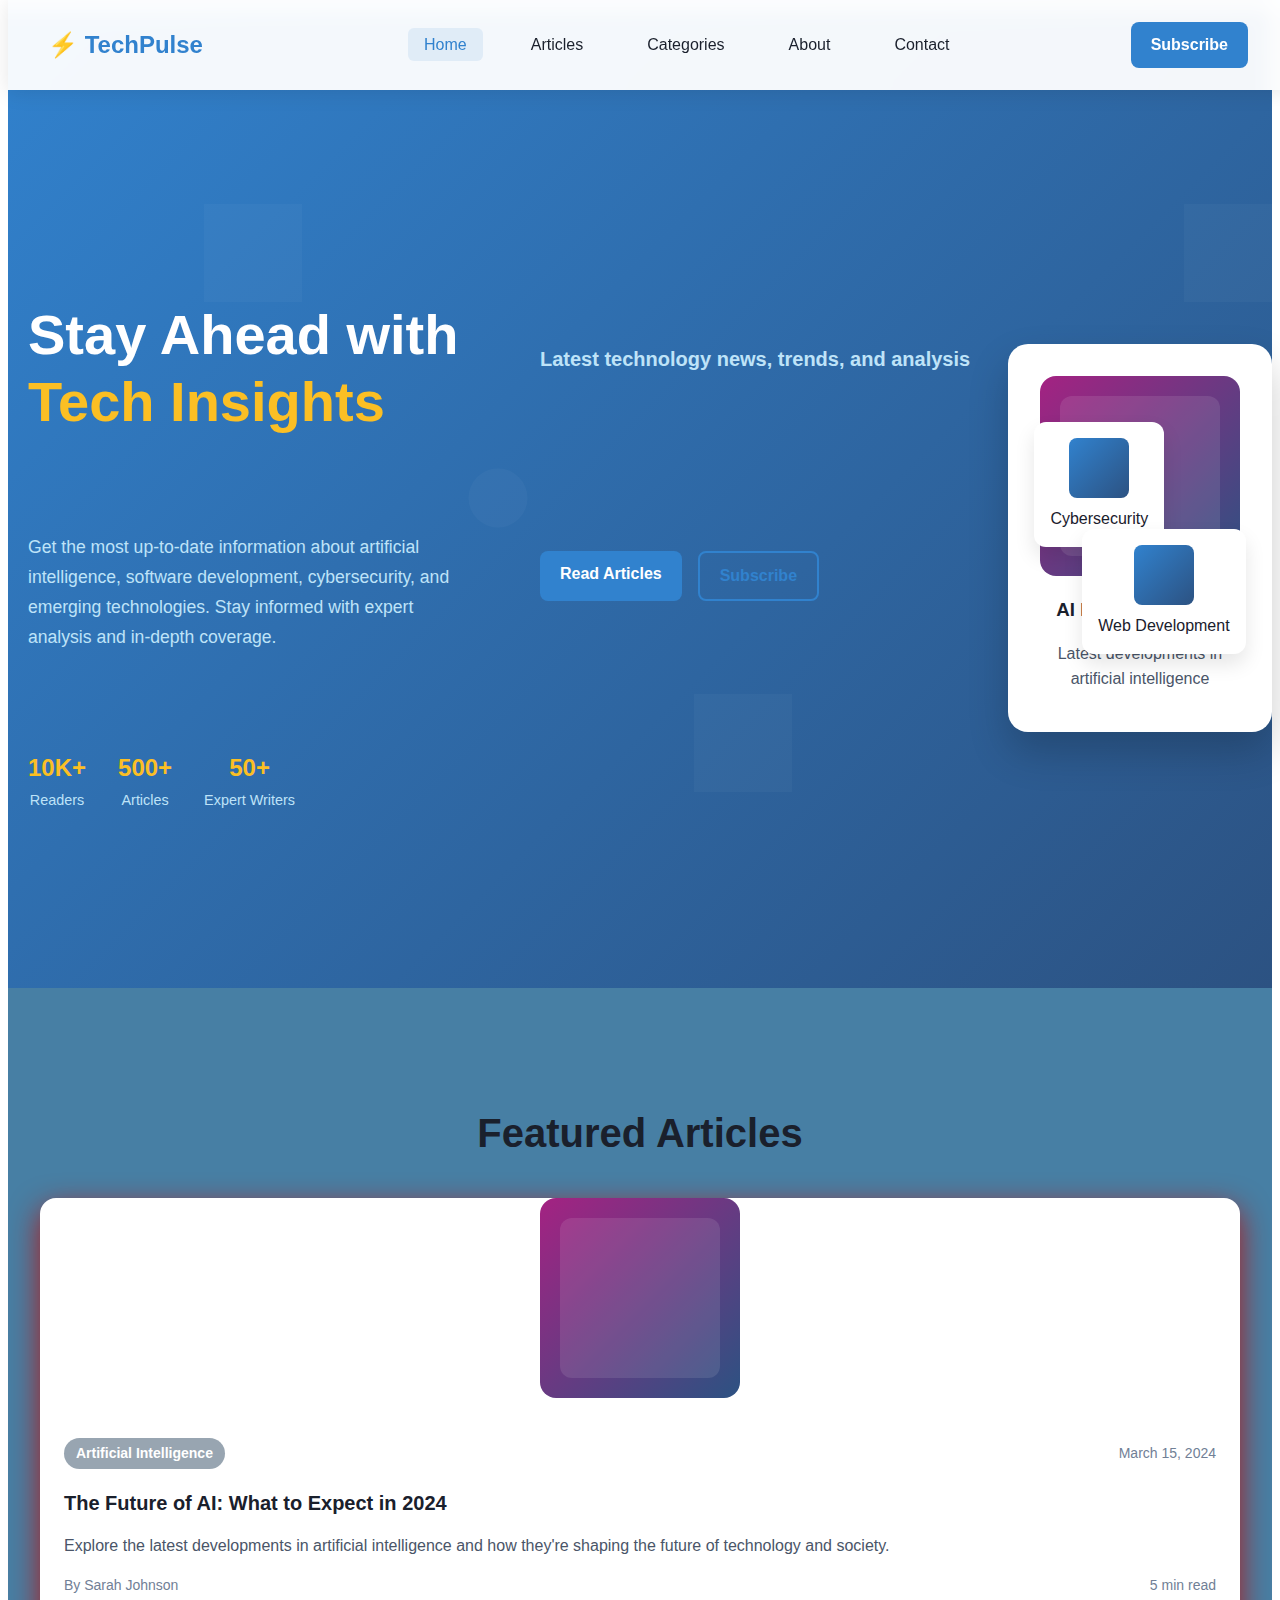
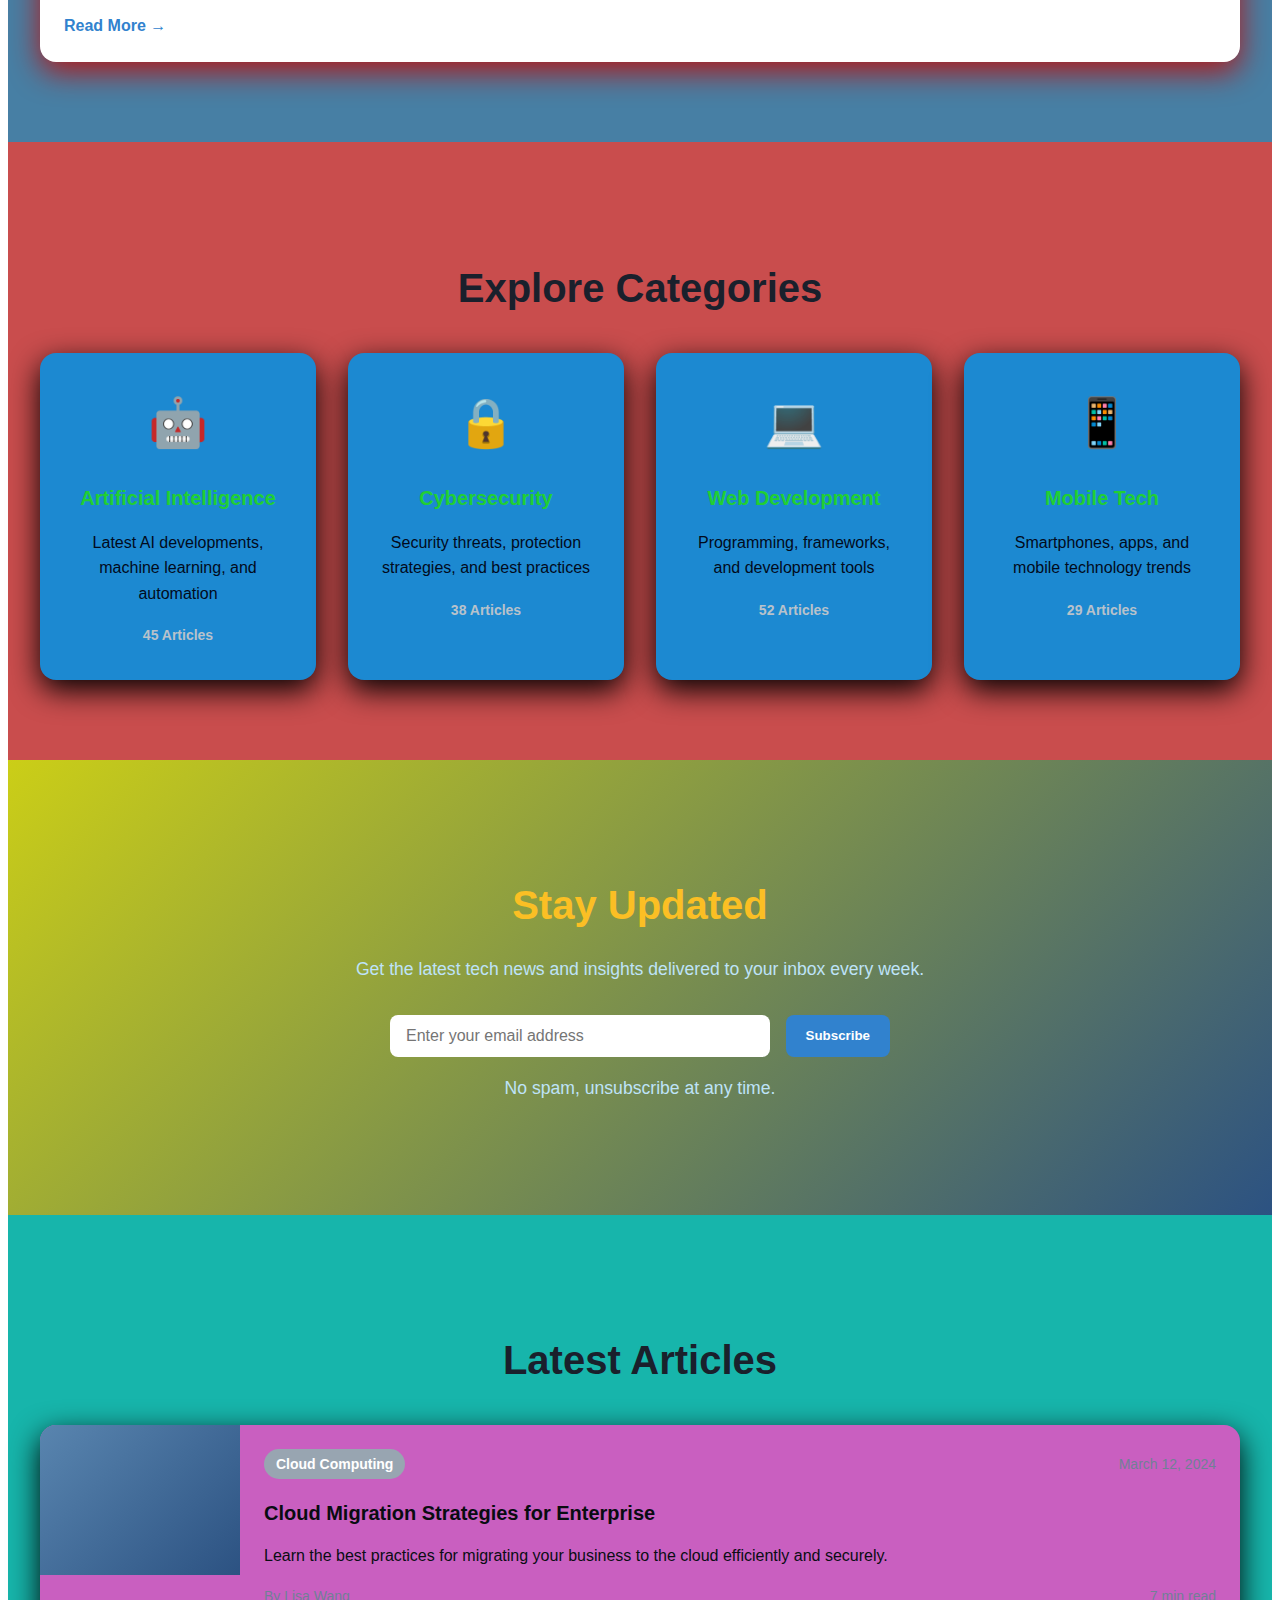
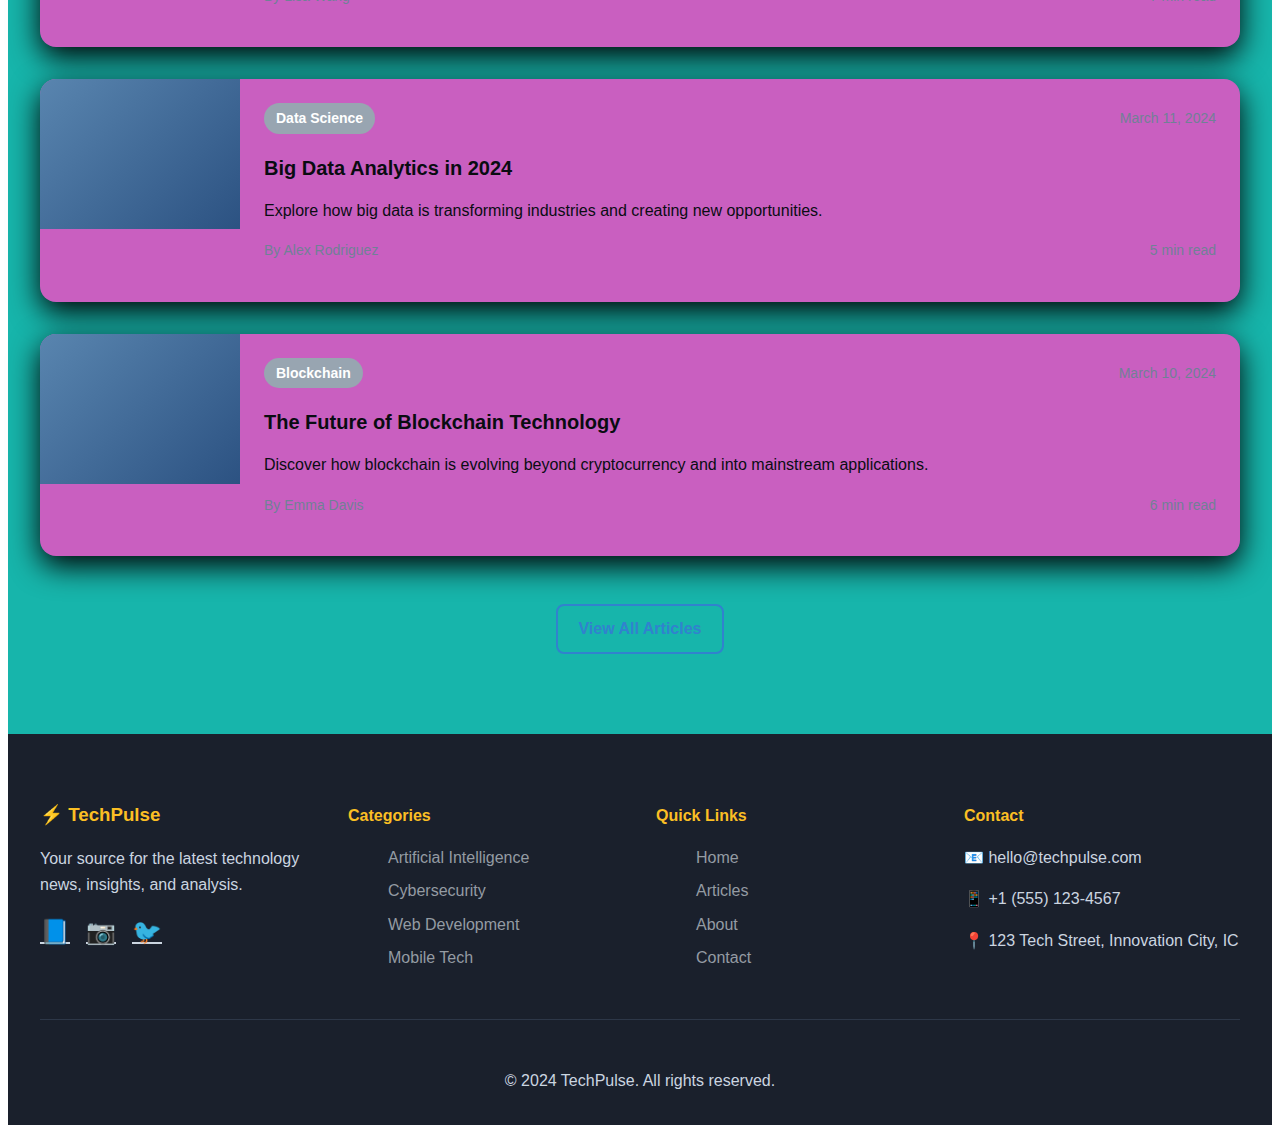
<file: index.html>
<!DOCTYPE html>
<html lang="en">
<head>
    <meta charset="UTF-8">
    <meta name="viewport" content="width=device-width, initial-scale=1.0">
    <title>Techpulse-latest technology news and insights</title>
    <link rel="stylesheet" href="style.css">
</head>
<body>
    <nav class="navbar">
      <div class="nav-container">
        <div class="nav-logo">
          <span class="logo-text">⚡ TechPulse</span>
        </div>
        <ul class="nav-menu">
          <li><a href="index.html" class="active">Home</a></li>
          <li><a href="articles.html">Articles</a></li>
          <li><a href="categories.html">Categories</a></li>
          <li><a href="about.html">About</a></li>
          <li><a href="contact.html">Contact</a></li>
        </ul>
        <div class="nav-actions">
          <a href="subscribe.html" class="btn btn-primary">Subscribe</a>
        </div>
      </div>
    </nav>

    <section class="hero">
      <div class="hero-content">
        <h1 class="hero-title">
          Stay Ahead with <span class="highlight">Tech Insights</span>
        </h1>
        <p class="hero-subtitle">
          Latest technology news, trends, and analysis
        </p>
        <p class="hero-description">
          Get the most up-to-date information about artificial intelligence,
          software development, cybersecurity, and emerging technologies. Stay
          informed with expert analysis and in-depth coverage.
        </p>
        <div class="hero-buttons">
          <a href="articles.html" class="btn btn-primary">Read Articles</a>
          <a href="subscribe.html" class="btn btn-secondary">Subscribe</a>
        </div>
        <div class="hero-stats">
          <div class="stat">
            <span class="stat-number">10K+</span>
            <span class="stat-label">Readers</span>
          </div>
          <div class="stat">
            <span class="stat-number">500+</span>
            <span class="stat-label">Articles</span>
          </div>
          <div class="stat">
            <span class="stat-number">50+</span>
            <span class="stat-label">Expert Writers</span>
          </div>
        </div>
      </div>
      <div class="hero-image">
        <div class="article-showcase">
          <div class="main-article">
            <div class="article-image"></div>
            <div class="article-info">
              <h3>AI Revolution 2024</h3>
              <p>Latest developments in artificial intelligence</p>
            </div>
          </div>
          <div class="floating-articles">
            <div class="floating-item">
              <div class="mini-article"></div>
              <span>Cybersecurity</span>
            </div>
            <div class="floating-item">
              <div class="mini-article"></div>
              <span>Web Development</span>
            </div>
          </div>
        </div>
      </div>
    </section>

    <section class="featured-articles">
      <div class="container">
        <h2 class="section-title">Featured Articles</h2>
        <div class="articles-grid">
          <div class="article-card featured">
            <div class="article-image"></div>
            <div class="article-content">
              <div class="article-meta">
                <span class="category">Artificial Intelligence</span>
                <span class="date">March 15, 2024</span>
              </div>
              <h3>The Future of AI: What to Expect in 2024</h3>
              <p>
                Explore the latest developments in artificial intelligence and
                how they're shaping the future of technology and society.
              </p>
              <div class="article-author">
                <span>By Sarah Johnson</span>
                <span>5 min read</span>
              </div>
              <a href="articles.html" class="read-more">Read More →</a>
            </div>
          </div>
        </div>
      </div>
    </section>

    <section class="categories">
      <div class="container">
        <h2 class="section-title">Explore Categories</h2>
        <div class="categories-grid">
          <div class="category-card">
            <div class="category-icon">🤖</div>
            <h3>Artificial Intelligence</h3>
            <p>Latest AI developments, machine learning, and automation</p>
            <span class="article-count">45 Articles</span>
          </div>
          <div class="category-card">
            <div class="category-icon">🔒</div>
            <h3>Cybersecurity</h3>
            <p>Security threats, protection strategies, and best practices</p>
            <span class="article-count">38 Articles</span>
          </div>
          <div class="category-card">
            <div class="category-icon">💻</div>
            <h3>Web Development</h3>
            <p>Programming, frameworks, and development tools</p>
            <span class="article-count">52 Articles</span>
          </div>
          <div class="category-card">
            <div class="category-icon">📱</div>
            <h3>Mobile Tech</h3>
            <p>Smartphones, apps, and mobile technology trends</p>
            <span class="article-count">29 Articles</span>
          </div>
        </div>
      </div>
    </section>

    <section class="newsletter-signup">
      <div class="container">
        <div class="newsletter-content">
          <h2>Stay Updated</h2>
          <p>
            Get the latest tech news and insights delivered to your inbox every
            week.
          </p>
          <form class="newsletter-form">
            <input
              type="email"
              placeholder="Enter your email address"
              required
            />
            <button type="submit" class="btn btn-primary">Subscribe</button>
          </form>
          <p class="newsletter-note">No spam, unsubscribe at any time.</p>
        </div>
      </div>
    </section>

    <section class="latest-articles">
      <div class="container">
        <h2 class="section-title">Latest Articles</h2>
        <div class="articles-list">
          <div class="article-item">
            <div class="article-thumbnail"></div>
            <div class="article-details">
              <div class="article-meta">
                <span class="category">Cloud Computing</span>
                <span class="date">March 12, 2024</span>
              </div>
              <h3>Cloud Migration Strategies for Enterprise</h3>
              <p>
                Learn the best practices for migrating your business to the
                cloud efficiently and securely.
              </p>
              <div class="article-author">
                <span>By Lisa Wang</span>
                <span>7 min read</span>
              </div>
            </div>
          </div>

          <div class="article-item">
            <div class="article-thumbnail"></div>
            <div class="article-details">
              <div class="article-meta">
                <span class="category">Data Science</span>
                <span class="date">March 11, 2024</span>
              </div>
              <h3>Big Data Analytics in 2024</h3>
              <p>
                Explore how big data is transforming industries and creating new
                opportunities.
              </p>
              <div class="article-author">
                <span>By Alex Rodriguez</span>
                <span>5 min read</span>
              </div>
            </div>
          </div>

          <div class="article-item">
            <div class="article-thumbnail"></div>
            <div class="article-details">
              <div class="article-meta">
                <span class="category">Blockchain</span>
                <span class="date">March 10, 2024</span>
              </div>
              <h3>The Future of Blockchain Technology</h3>
              <p>
                Discover how blockchain is evolving beyond cryptocurrency and
                into mainstream applications.
              </p>
              <div class="article-author">
                <span>By Emma Davis</span>
                <span>6 min read</span>
              </div>
            </div>
          </div>
        </div>
        <div class="view-all">
          <a href="articles.html" class="btn btn-secondary">View All Articles</a>
        </div>
      </div>
    </section>

    <footer class="footer">
      <div class="container">
        <div class="footer-content">
          <div class="footer-section">
            <h3>⚡ TechPulse</h3>
            <p>
              Your source for the latest technology news, insights, and
              analysis.
            </p>
            <div class="social-links">
              <a href="#" class="social-link">📘</a>
              <a href="#" class="social-link">📷</a>
              <a href="#" class="social-link">🐦</a>
            </div>
          </div>
          <div class="footer-section">
            <h4>Categories</h4>
            <ul>
              <li><a href="categories.html">Artificial Intelligence</a></li>
              <li><a href="categories.html">Cybersecurity</a></li>
              <li><a href="categories.html">Web Development</a></li>
              <li><a href="categories.html">Mobile Tech</a></li>
            </ul>
          </div>
          <div class="footer-section">
            <h4>Quick Links</h4>
            <ul>
              <li><a href="index.html">Home</a></li>
              <li><a href="articles.html">Articles</a></li>
              <li><a href="about.html">About</a></li>
              <li><a href="contact.html">Contact</a></li>
            </ul>
          </div>
          <div class="footer-section">
            <h4>Contact</h4>
            <p>📧 hello@techpulse.com</p>
            <p>📱 +1 (555) 123-4567</p>
            <p>📍 123 Tech Street, Innovation City, IC</p>
          </div>
        </div>
        <div class="footer-bottom">
          <p>&copy; 2024 TechPulse. All rights reserved.</p>
        </div>
      </div>
    </footer>
</body>
</html>
</file>
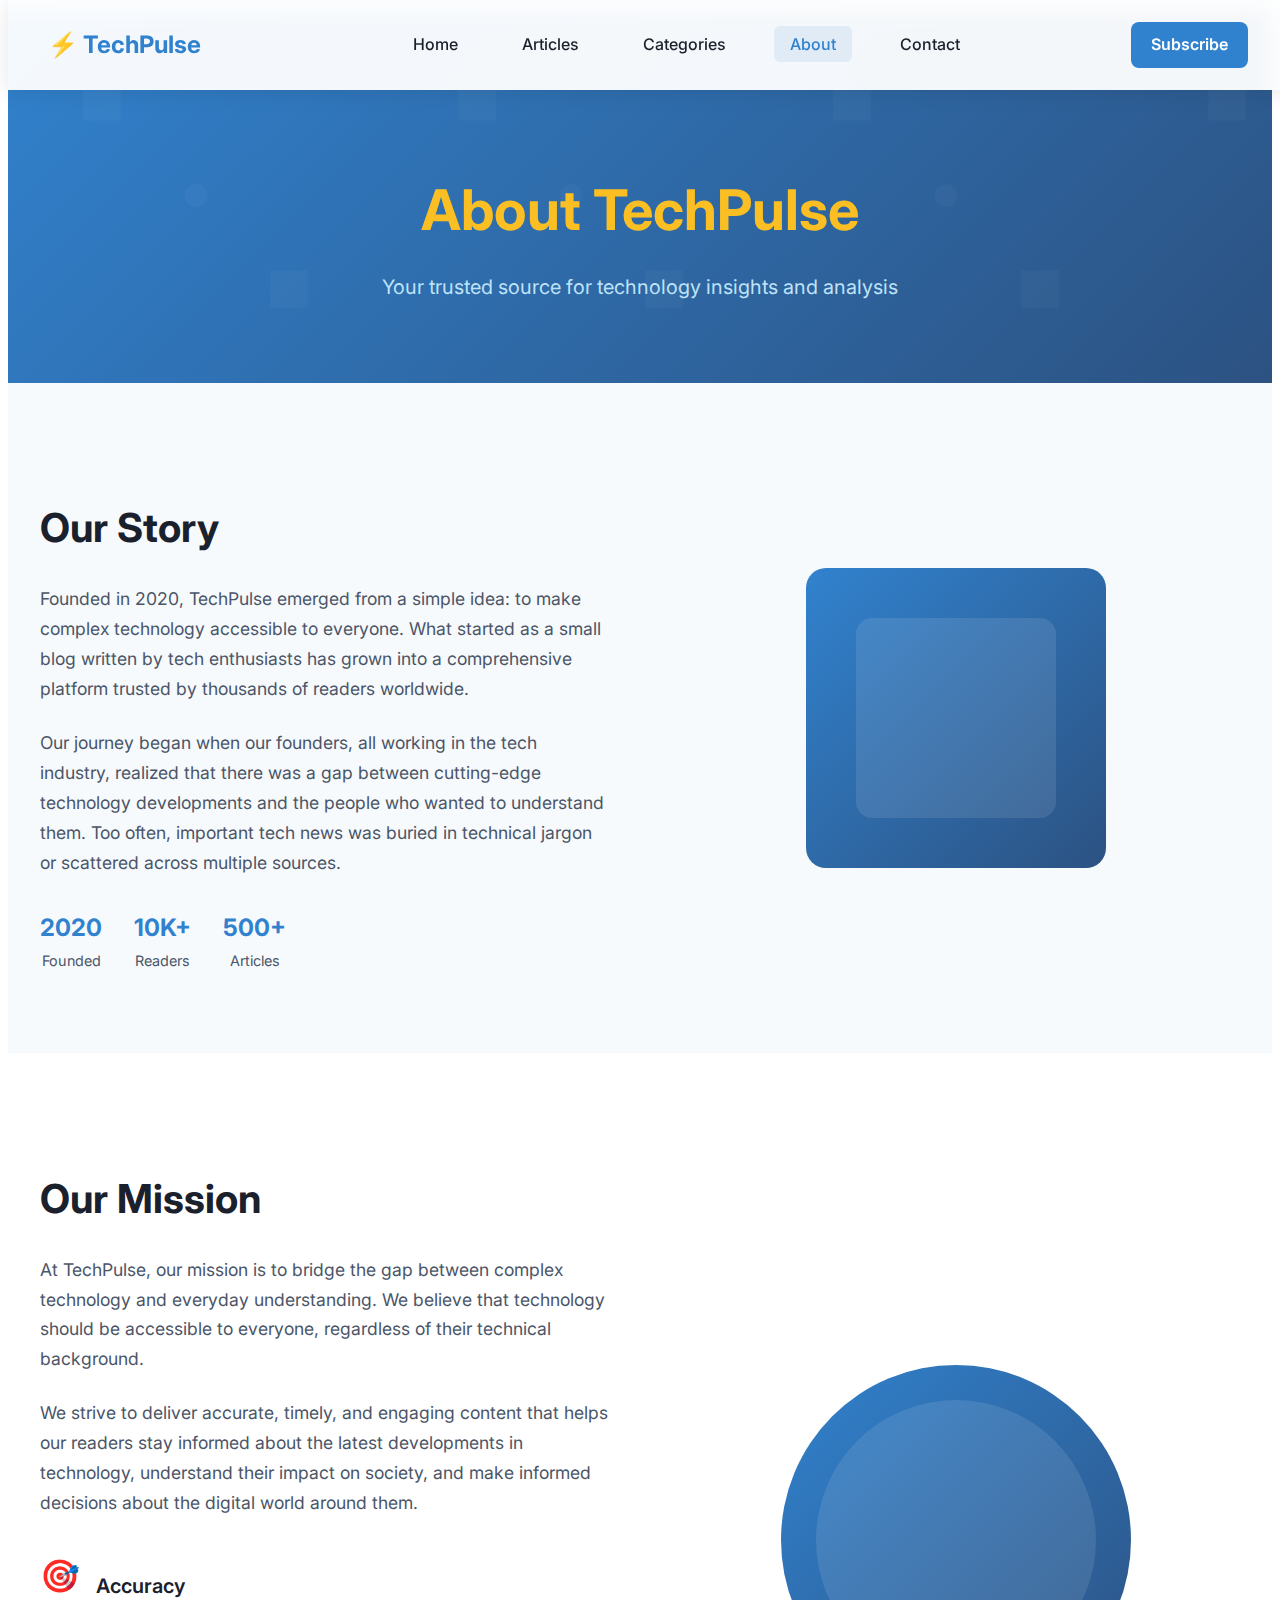
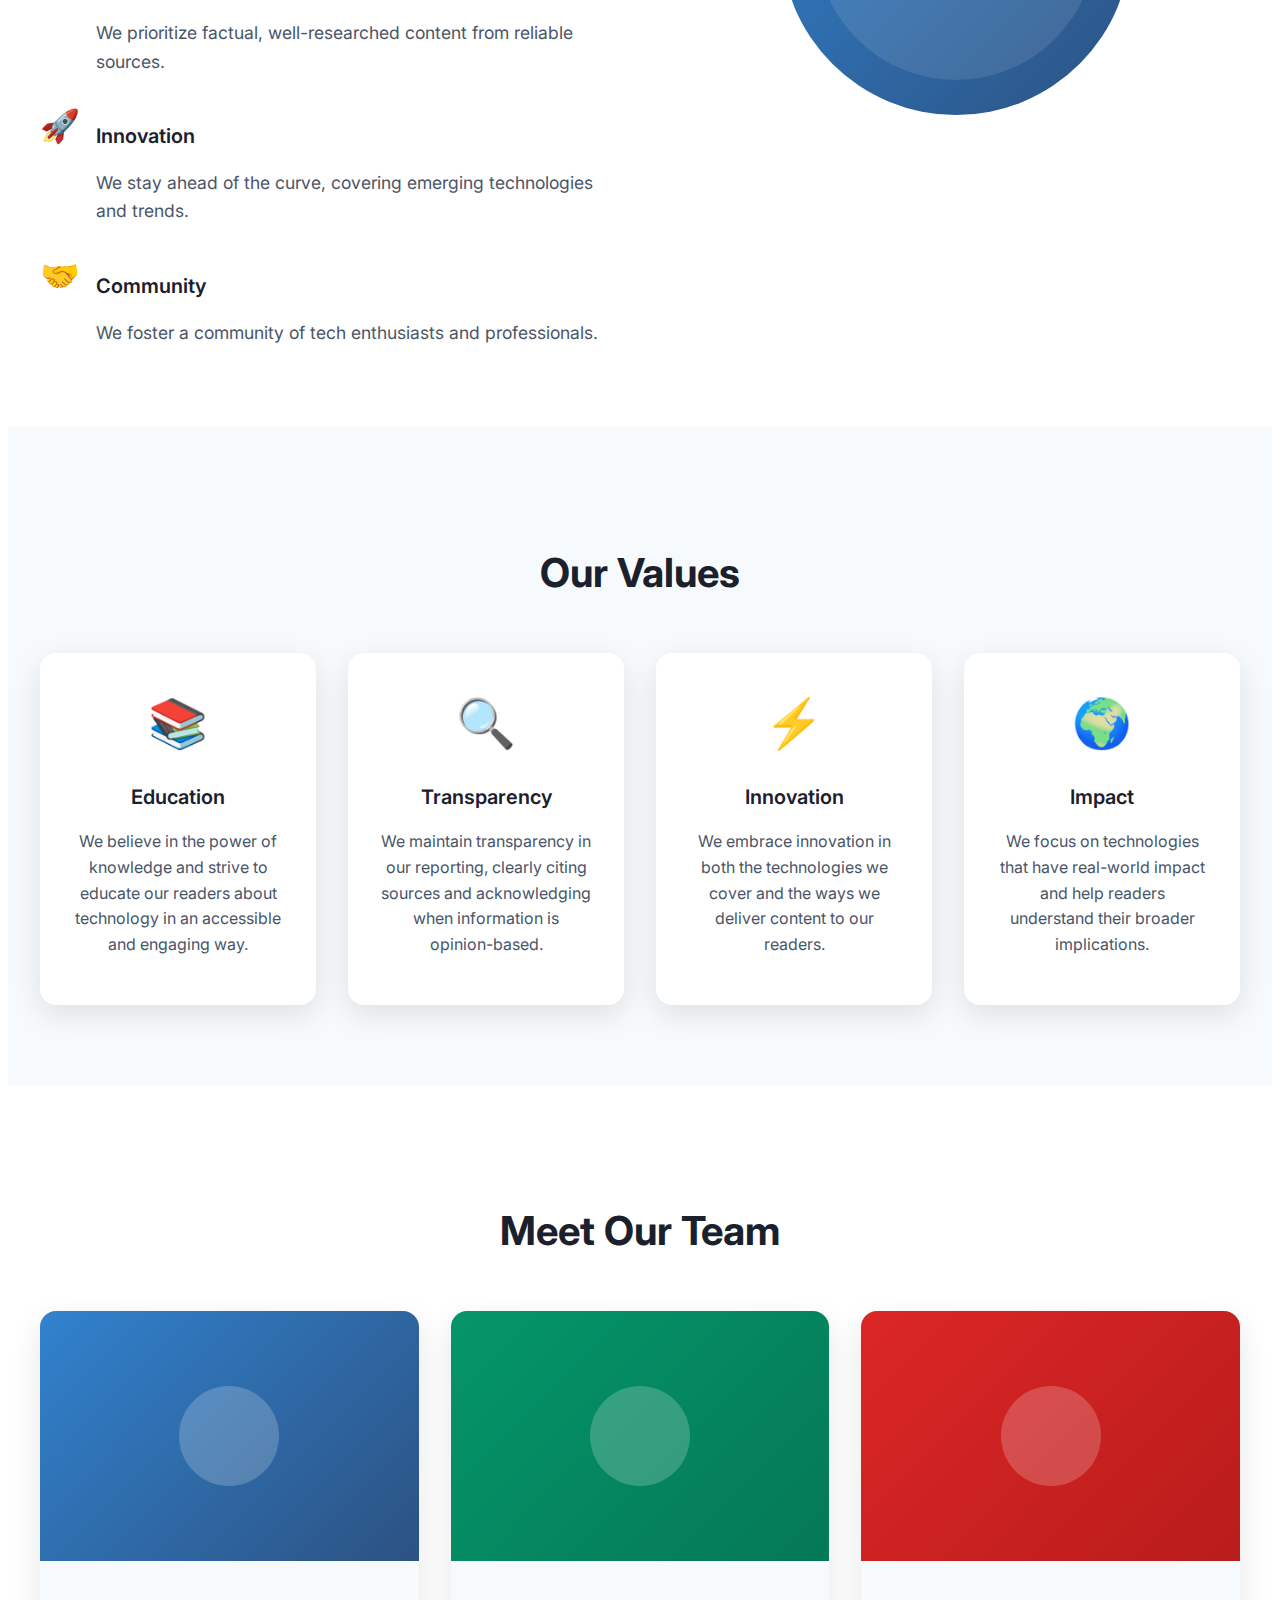
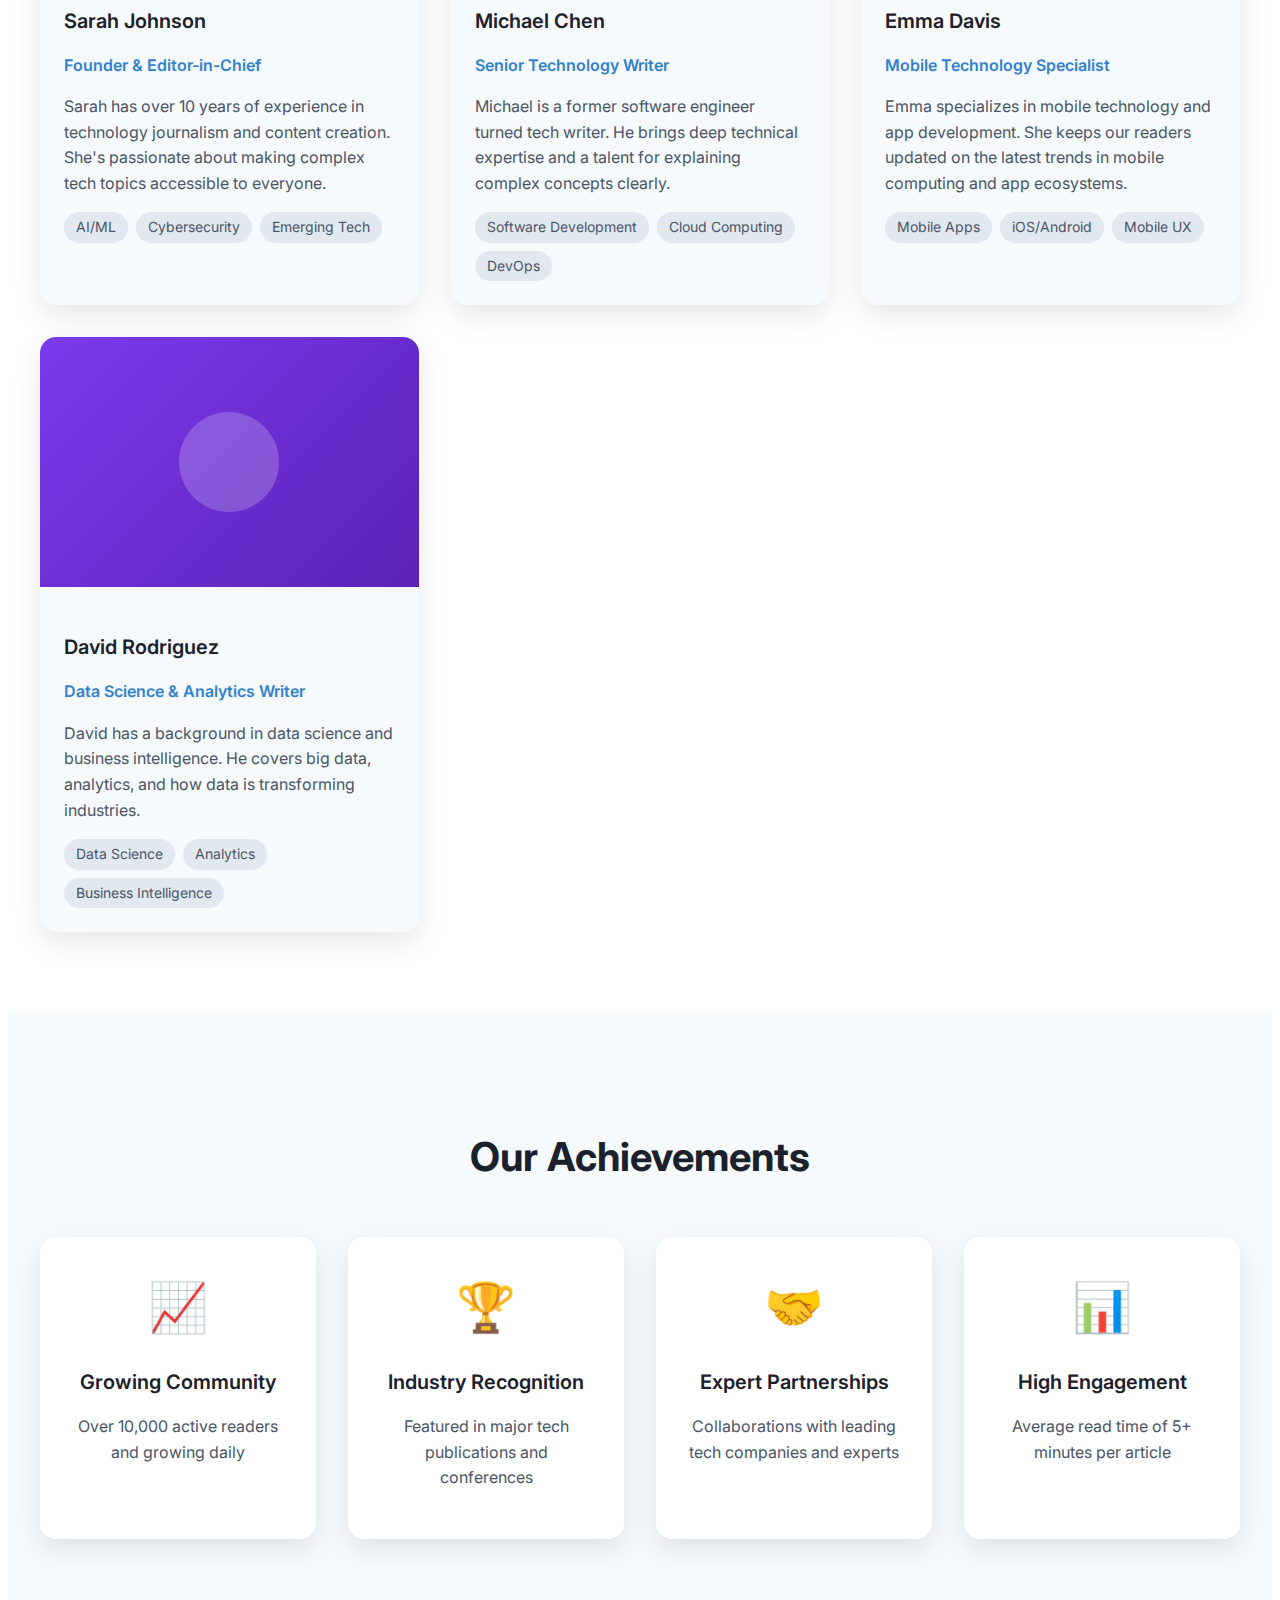
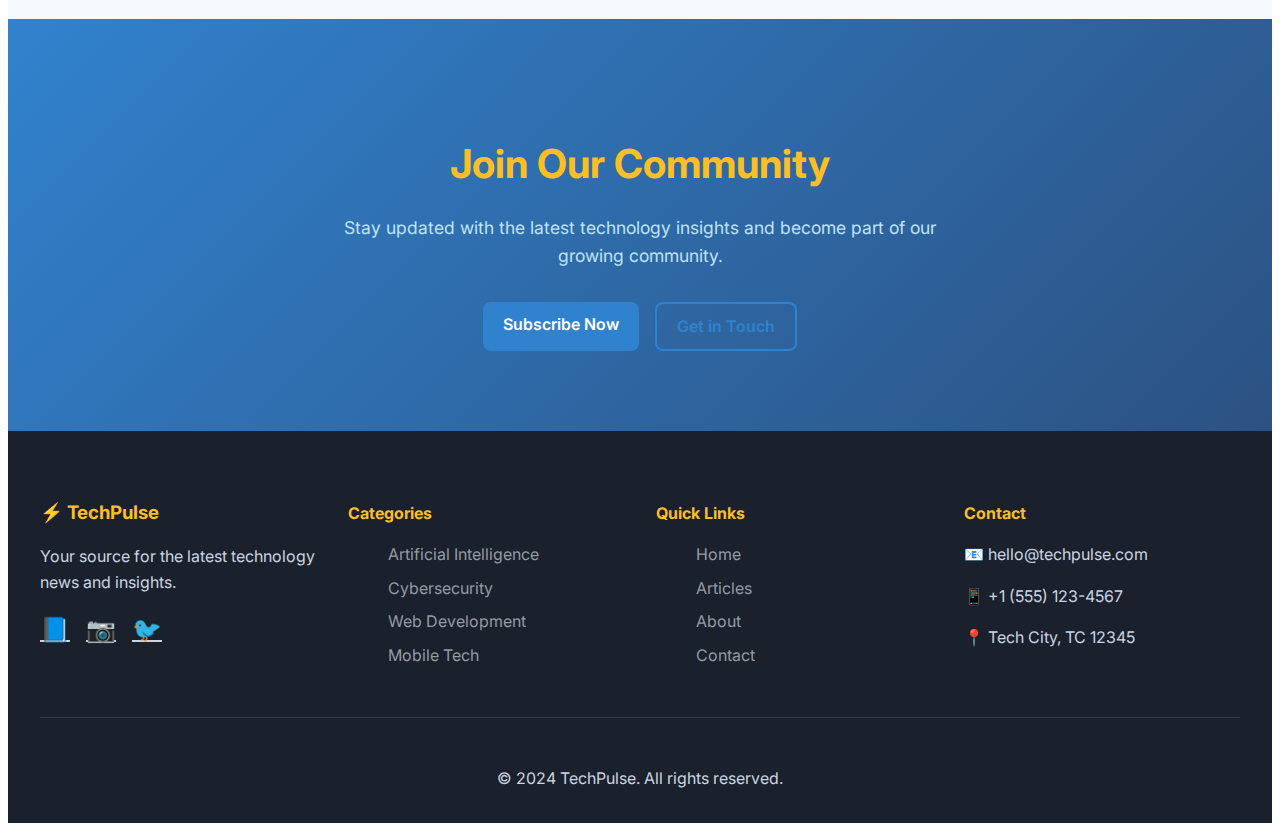
<file: about.html>
<!DOCTYPE html>
<html lang="en">
  <head>
    <meta charset="UTF-8" />
    <meta name="viewport" content="width=device-width, initial-scale=1.0" />
    <title>About Us - TechPulse</title>
    <link rel="stylesheet" href="style.css" />
    <link rel="stylesheet" href="about.css" />
    <link
      href="https://fonts.googleapis.com/css2?family=Inter:wght@300;400;500;600;700&display=swap"
      rel="stylesheet"
    />
  </head>
  <body>
    <nav class="navbar">
      <div class="nav-container">
        <div class="nav-logo">
          <span class="logo-text">⚡ TechPulse</span>
        </div>
        <ul class="nav-menu">
          <li><a href="index.html">Home</a></li>
          <li><a href="articles.html">Articles</a></li>
          <li><a href="categories.html">Categories</a></li>
          <li><a href="about.html" class="active">About</a></li>
          <li><a href="contact.html">Contact</a></li>
        </ul>
        <div class="nav-actions">
          <a href="subscribe.html" class="btn btn-primary">Subscribe</a>
        </div>
      </div>
    </nav>

    <section class="about-hero">
      <div class="container">
        <h1>About TechPulse</h1>
        <p>Your trusted source for technology insights and analysis</p>
      </div>
    </section>

    <section class="story-section">
      <div class="container">
        <div class="story-content">
          <div class="story-text">
            <h2>Our Story</h2>
            <p>
              Founded in 2020, TechPulse emerged from a simple idea: to make
              complex technology accessible to everyone. What started as a small
              blog written by tech enthusiasts has grown into a comprehensive
              platform trusted by thousands of readers worldwide.
            </p>
            <p>
              Our journey began when our founders, all working in the tech
              industry, realized that there was a gap between cutting-edge
              technology developments and the people who wanted to understand
              them. Too often, important tech news was buried in technical
              jargon or scattered across multiple sources.
            </p>
            <div class="story-stats">
              <div class="stat">
                <span class="stat-number">2020</span>
                <span class="stat-label">Founded</span>
              </div>
              <div class="stat">
                <span class="stat-number">10K+</span>
                <span class="stat-label">Readers</span>
              </div>
              <div class="stat">
                <span class="stat-number">500+</span>
                <span class="stat-label">Articles</span>
              </div>
            </div>
          </div>
          <div class="story-image">
            <div class="tech-showcase"></div>
          </div>
        </div>
      </div>
    </section>

    <section class="mission-section">
      <div class="container">
        <div class="mission-content">
          <div class="mission-text">
            <h2>Our Mission</h2>
            <p>
              At TechPulse, our mission is to bridge the gap between complex
              technology and everyday understanding. We believe that technology
              should be accessible to everyone, regardless of their technical
              background.
            </p>
            <p>
              We strive to deliver accurate, timely, and engaging content that
              helps our readers stay informed about the latest developments in
              technology, understand their impact on society, and make informed
              decisions about the digital world around them.
            </p>
            <div class="mission-points">
              <div class="mission-point">
                <div class="point-icon">🎯</div>
                <div class="point-content">
                  <h3>Accuracy</h3>
                  <p>
                    We prioritize factual, well-researched content from reliable
                    sources.
                  </p>
                </div>
              </div>
              <div class="mission-point">
                <div class="point-icon">🚀</div>
                <div class="point-content">
                  <h3>Innovation</h3>
                  <p>
                    We stay ahead of the curve, covering emerging technologies
                    and trends.
                  </p>
                </div>
              </div>
              <div class="mission-point">
                <div class="point-icon">🤝</div>
                <div class="point-content">
                  <h3>Community</h3>
                  <p>
                    We foster a community of tech enthusiasts and professionals.
                  </p>
                </div>
              </div>
            </div>
          </div>
          <div class="mission-image">
            <div class="mission-visual"></div>
          </div>
        </div>
      </div>
    </section>

    <section class="values-section">
      <div class="container">
        <h2>Our Values</h2>
        <div class="values-grid">
          <div class="value-card">
            <div class="value-icon">📚</div>
            <h3>Education</h3>
            <p>
              We believe in the power of knowledge and strive to educate our
              readers about technology in an accessible and engaging way.
            </p>
          </div>
          <div class="value-card">
            <div class="value-icon">🔍</div>
            <h3>Transparency</h3>
            <p>
              We maintain transparency in our reporting, clearly citing sources
              and acknowledging when information is opinion-based.
            </p>
          </div>
          <div class="value-card">
            <div class="value-icon">⚡</div>
            <h3>Innovation</h3>
            <p>
              We embrace innovation in both the technologies we cover and the
              ways we deliver content to our readers.
            </p>
          </div>
          <div class="value-card">
            <div class="value-icon">🌍</div>
            <h3>Impact</h3>
            <p>
              We focus on technologies that have real-world impact and help
              readers understand their broader implications.
            </p>
          </div>
        </div>
      </div>
    </section>

    <section class="team-section">
      <div class="container">
        <h2>Meet Our Team</h2>
        <div class="team-grid">
          <div class="team-member">
            <div class="member-image sarah"></div>
            <div class="member-info">
              <h3>Sarah Johnson</h3>
              <p class="member-role">Founder & Editor-in-Chief</p>
              <p class="member-bio">
                Sarah has over 10 years of experience in technology journalism
                and content creation. She's passionate about making complex tech
                topics accessible to everyone.
              </p>
              <div class="member-expertise">
                <span class="expertise-tag">AI/ML</span>
                <span class="expertise-tag">Cybersecurity</span>
                <span class="expertise-tag">Emerging Tech</span>
              </div>
            </div>
          </div>
          <div class="team-member">
            <div class="member-image michael"></div>
            <div class="member-info">
              <h3>Michael Chen</h3>
              <p class="member-role">Senior Technology Writer</p>
              <p class="member-bio">
                Michael is a former software engineer turned tech writer. He
                brings deep technical expertise and a talent for explaining
                complex concepts clearly.
              </p>
              <div class="member-expertise">
                <span class="expertise-tag">Software Development</span>
                <span class="expertise-tag">Cloud Computing</span>
                <span class="expertise-tag">DevOps</span>
              </div>
            </div>
          </div>
          <div class="team-member">
            <div class="member-image emma"></div>
            <div class="member-info">
              <h3>Emma Davis</h3>
              <p class="member-role">Mobile Technology Specialist</p>
              <p class="member-bio">
                Emma specializes in mobile technology and app development. She
                keeps our readers updated on the latest trends in mobile
                computing and app ecosystems.
              </p>
              <div class="member-expertise">
                <span class="expertise-tag">Mobile Apps</span>
                <span class="expertise-tag">iOS/Android</span>
                <span class="expertise-tag">Mobile UX</span>
              </div>
            </div>
          </div>
          <div class="team-member">
            <div class="member-image david"></div>
            <div class="member-info">
              <h3>David Rodriguez</h3>
              <p class="member-role">Data Science & Analytics Writer</p>
              <p class="member-bio">
                David has a background in data science and business
                intelligence. He covers big data, analytics, and how data is
                transforming industries.
              </p>
              <div class="member-expertise">
                <span class="expertise-tag">Data Science</span>
                <span class="expertise-tag">Analytics</span>
                <span class="expertise-tag">Business Intelligence</span>
              </div>
            </div>
          </div>
        </div>
      </div>
    </section>

    <section class="achievements-section">
      <div class="container">
        <h2>Our Achievements</h2>
        <div class="achievements-grid">
          <div class="achievement-card">
            <div class="achievement-icon">📈</div>
            <h3>Growing Community</h3>
            <p>Over 10,000 active readers and growing daily</p>
          </div>
          <div class="achievement-card">
            <div class="achievement-icon">🏆</div>
            <h3>Industry Recognition</h3>
            <p>Featured in major tech publications and conferences</p>
          </div>
          <div class="achievement-card">
            <div class="achievement-icon">🤝</div>
            <h3>Expert Partnerships</h3>
            <p>Collaborations with leading tech companies and experts</p>
          </div>
          <div class="achievement-card">
            <div class="achievement-icon">📊</div>
            <h3>High Engagement</h3>
            <p>Average read time of 5+ minutes per article</p>
          </div>
        </div>
      </div>
    </section>

    <section class="cta-section">
      <div class="container">
        <h2>Join Our Community</h2>
        <p>
          Stay updated with the latest technology insights and become part of
          our growing community.
        </p>
        <div class="cta-buttons">
          <a href="subscribe.html" class="btn btn-primary">Subscribe Now</a>
          <a href="contact.html" class="btn btn-secondary">Get in Touch</a>
        </div>
      </div>
    </section>

    <footer class="footer">
      <div class="container">
        <div class="footer-content">
          <div class="footer-section">
            <h3>⚡ TechPulse</h3>
            <p>Your source for the latest technology news and insights.</p>
            <div class="social-links">
              <a href="#" class="social-link">📘</a>
              <a href="#" class="social-link">📷</a>
              <a href="#" class="social-link">🐦</a>
            </div>
          </div>
          <div class="footer-section">
            <h4>Categories</h4>
            <ul>
              <li><a href="categories.html">Artificial Intelligence</a></li>
              <li><a href="categories.html">Cybersecurity</a></li>
              <li><a href="categories.html">Web Development</a></li>
              <li><a href="categories.html">Mobile Tech</a></li>
            </ul>
          </div>
          <div class="footer-section">
            <h4>Quick Links</h4>
            <ul>
              <li><a href="index.html">Home</a></li>
              <li><a href="articles.html">Articles</a></li>
              <li><a href="about.html">About</a></li>
              <li><a href="contact.html">Contact</a></li>
            </ul>
          </div>
          <div class="footer-section">
            <h4>Contact</h4>
            <p>📧 hello@techpulse.com</p>
            <p>📱 +1 (555) 123-4567</p>
            <p>📍 Tech City, TC 12345</p>
          </div>
        </div>
        <div class="footer-bottom">
          <p>&copy; 2024 TechPulse. All rights reserved.</p>
        </div>
      </div>
    </footer>
  </body>
</html>
</file>
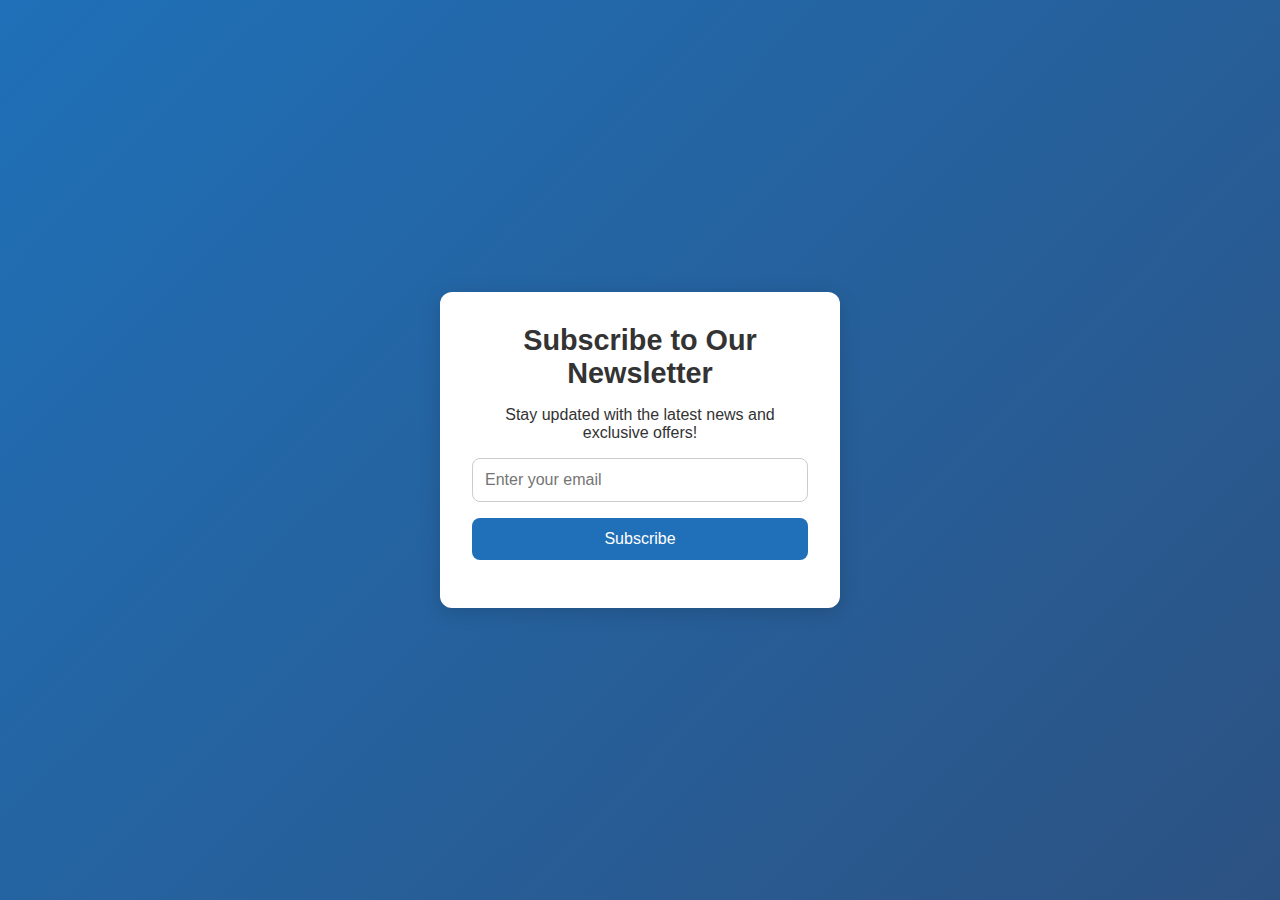
<file: subscribe.html>
<!DOCTYPE html>
<html lang="en">
<head>
  <meta charset="UTF-8" />
  <meta name="viewport" content="width=device-width, initial-scale=1.0"/>
  <title>Subscribe</title>
  <link rel="stylesheet" href="subscribe.css" />
</head>
<body>
  <div class="container">
    <h1>Subscribe to Our Newsletter</h1>
    <p>Stay updated with the latest news and exclusive offers!</p>
    <form class="subscribe-form" onsubmit="handleSubscribe(event)">
      <input type="email" id="email" placeholder="Enter your email" required />
      <button type="submit">Subscribe</button>
    </form>
    <p id="status"></p>
  </div>

  <script>
    function handleSubscribe(event) {
      event.preventDefault();
      const email = document.getElementById('email').value;
      document.getElementById('status').textContent = `Thank you for subscribing, ${email}!`;
      document.getElementById('email').value = '';
    }
  </script>
</body>
</html>
</file>
<file: about.css>
/* About Hero Section */
.about-hero {
  background: linear-gradient(135deg, #3182ce 0%, #2c5282 100%);
  color: white;
  text-align: center;
  padding: 120px 0 80px;
  position: relative;
}

.about-hero::before {
  content: "";
  position: absolute;
  top: 0;
  left: 0;
  right: 0;
  bottom: 0;
  background: url('data:image/svg+xml,<svg xmlns="http://www.w3.org/2000/svg" viewBox="0 0 100 100"><defs><pattern id="tech" width="100" height="100" patternUnits="userSpaceOnUse"><rect x="20" y="20" width="10" height="10" fill="%23ffffff" opacity="0.1"/><rect x="70" y="70" width="10" height="10" fill="%23ffffff" opacity="0.1"/><circle cx="50" cy="50" r="3" fill="%23ffffff" opacity="0.1"/></pattern></defs><rect width="100" height="100" fill="url(%23tech)"/></svg>');
  opacity: 0.3;
}

.about-hero .container {
  position: relative;
  z-index: 1;
}

.about-hero h1 {
  font-size: 3.5rem;
  font-weight: 700;
  margin-bottom: 1rem;
  color: #fbbf24;
}

.about-hero p {
  font-size: 1.25rem;
  color: #bee3f8;
  max-width: 600px;
  margin: 0 auto;
}

/* Story Section */
.story-section {
  padding: 5rem 0;
  background: #f7fafc;
}

.story-content {
  display: grid;
  grid-template-columns: 1fr 1fr;
  gap: 4rem;
  align-items: center;
}

.story-text h2 {
  font-size: 2.5rem;
  font-weight: 700;
  color: #1a202c;
  margin-bottom: 1.5rem;
}

.story-text p {
  font-size: 1.1rem;
  color: #4a5568;
  margin-bottom: 1.5rem;
  line-height: 1.7;
}

.story-stats {
  display: flex;
  gap: 2rem;
  margin-top: 2rem;
}

.stat {
  text-align: center;
}

.stat-number {
  display: block;
  font-size: 1.5rem;
  font-weight: 700;
  color: #3182ce;
}

.stat-label {
  font-size: 0.9rem;
  color: #4a5568;
}

.story-image {
  display: flex;
  justify-content: center;
  align-items: center;
}

.tech-showcase {
  width: 300px;
  height: 300px;
  background: linear-gradient(135deg, #3182ce, #2c5282);
  border-radius: 20px;
  position: relative;
  animation: float 6s ease-in-out infinite;
}

.tech-showcase::before {
  content: "";
  position: absolute;
  top: 50%;
  left: 50%;
  transform: translate(-50%, -50%);
  width: 200px;
  height: 200px;
  background: rgba(255, 255, 255, 0.1);
  border-radius: 16px;
}

@keyframes float {
  0%,
  100% {
    transform: translateY(0px);
  }
  50% {
    transform: translateY(-10px);
  }
}

/* Mission Section */
.mission-section {
  padding: 5rem 0;
  background: white;
}

.mission-content {
  display: grid;
  grid-template-columns: 1fr 1fr;
  gap: 4rem;
  align-items: center;
}

.mission-text h2 {
  font-size: 2.5rem;
  font-weight: 700;
  color: #1a202c;
  margin-bottom: 1.5rem;
}

.mission-text p {
  font-size: 1.1rem;
  color: #4a5568;
  margin-bottom: 1.5rem;
  line-height: 1.7;
}

.mission-points {
  display: flex;
  flex-direction: column;
  gap: 1.5rem;
  margin-top: 2rem;
}

.mission-point {
  display: flex;
  align-items: flex-start;
  gap: 1rem;
}

.point-icon {
  font-size: 2rem;
  flex-shrink: 0;
}

.point-content h3 {
  font-size: 1.25rem;
  font-weight: 600;
  color: #1a202c;
  margin-bottom: 0.5rem;
}

.point-content p {
  color: #4a5568;
  line-height: 1.6;
  margin-bottom: 0;
}

.mission-image {
  display: flex;
  justify-content: center;
  align-items: center;
}

.mission-visual {
  width: 350px;
  height: 350px;
  background: linear-gradient(135deg, #3182ce, #2c5282);
  border-radius: 50%;
  position: relative;
  animation: rotate 30s linear infinite;
}

.mission-visual::before {
  content: "";
  position: absolute;
  top: 50%;
  left: 50%;
  transform: translate(-50%, -50%);
  width: 280px;
  height: 280px;
  background: rgba(255, 255, 255, 0.1);
  border-radius: 50%;
}

@keyframes rotate {
  from {
    transform: rotate(0deg);
  }
  to {
    transform: rotate(360deg);
  }
}

/* Values Section */
.values-section {
  padding: 5rem 0;
  background: #f7fafc;
}

.values-section h2 {
  text-align: center;
  font-size: 2.5rem;
  font-weight: 700;
  color: #1a202c;
  margin-bottom: 3rem;
}

.values-grid {
  display: grid;
  grid-template-columns: repeat(auto-fit, minmax(250px, 1fr));
  gap: 2rem;
}

.value-card {
  background: white;
  padding: 2rem;
  border-radius: 16px;
  text-align: center;
  box-shadow: 0 10px 30px rgba(0, 0, 0, 0.1);
  transition: transform 0.3s ease;
}

.value-card:hover {
  transform: translateY(-5px);
}

.value-icon {
  font-size: 3rem;
  margin-bottom: 1rem;
}

.value-card h3 {
  font-size: 1.25rem;
  font-weight: 600;
  color: #1a202c;
  margin-bottom: 1rem;
}

.value-card p {
  color: #4a5568;
  line-height: 1.6;
}

/* Team Section */
.team-section {
  padding: 5rem 0;
  background: white;
}

.team-section h2 {
  text-align: center;
  font-size: 2.5rem;
  font-weight: 700;
  color: #1a202c;
  margin-bottom: 3rem;
}

.team-grid {
  display: grid;
  grid-template-columns: repeat(auto-fit, minmax(300px, 1fr));
  gap: 2rem;
}

.team-member {
  background: #f7fafc;
  border-radius: 16px;
  overflow: hidden;
  box-shadow: 0 10px 30px rgba(0, 0, 0, 0.1);
  transition: transform 0.3s ease;
}

.team-member:hover {
  transform: translateY(-5px);
}

.member-image {
  height: 250px;
  position: relative;
}

.sarah {
  background: linear-gradient(135deg, #3182ce, #2c5282);
}

.michael {
  background: linear-gradient(135deg, #059669, #047857);
}

.emma {
  background: linear-gradient(135deg, #dc2626, #b91c1c);
}

.david {
  background: linear-gradient(135deg, #7c3aed, #5b21b6);
}

.member-image::before {
  content: "";
  position: absolute;
  top: 50%;
  left: 50%;
  transform: translate(-50%, -50%);
  width: 100px;
  height: 100px;
  background: rgba(255, 255, 255, 0.2);
  border-radius: 50%;
}

.member-info {
  padding: 1.5rem;
}

.member-info h3 {
  font-size: 1.25rem;
  font-weight: 600;
  color: #1a202c;
  margin-bottom: 0.5rem;
}

.member-role {
  color: #3182ce;
  font-weight: 600;
  margin-bottom: 1rem;
}

.member-bio {
  color: #4a5568;
  line-height: 1.6;
  margin-bottom: 1rem;
}

.member-expertise {
  display: flex;
  flex-wrap: wrap;
  gap: 0.5rem;
}

.expertise-tag {
  background: #e2e8f0;
  color: #4a5568;
  padding: 0.25rem 0.75rem;
  border-radius: 20px;
  font-size: 0.875rem;
}

/* Achievements Section */
.achievements-section {
  padding: 5rem 0;
  background: #f7fafc;
}

.achievements-section h2 {
  text-align: center;
  font-size: 2.5rem;
  font-weight: 700;
  color: #1a202c;
  margin-bottom: 3rem;
}

.achievements-grid {
  display: grid;
  grid-template-columns: repeat(auto-fit, minmax(250px, 1fr));
  gap: 2rem;
}

.achievement-card {
  background: white;
  padding: 2rem;
  border-radius: 16px;
  text-align: center;
  box-shadow: 0 10px 30px rgba(0, 0, 0, 0.1);
  transition: transform 0.3s ease;
}

.achievement-card:hover {
  transform: translateY(-5px);
}

.achievement-icon {
  font-size: 3rem;
  margin-bottom: 1rem;
}

.achievement-card h3 {
  font-size: 1.25rem;
  font-weight: 600;
  color: #1a202c;
  margin-bottom: 1rem;
}

.achievement-card p {
  color: #4a5568;
  line-height: 1.6;
}

/* CTA Section */
.cta-section {
  padding: 5rem 0;
  background: linear-gradient(135deg, #3182ce 0%, #2c5282 100%);
  color: white;
  text-align: center;
}

.cta-section h2 {
  font-size: 2.5rem;
  font-weight: 700;
  margin-bottom: 1rem;
  color: #fbbf24;
}

.cta-section p {
  font-size: 1.1rem;
  margin-bottom: 2rem;
  color: #bee3f8;
  max-width: 600px;
  margin-left: auto;
  margin-right: auto;
}

.cta-buttons {
  display: flex;
  gap: 1rem;
  justify-content: center;
  flex-wrap: wrap;
}

/* Responsive Design */
@media (max-width: 768px) {
  .about-hero h1 {
    font-size: 2.5rem;
  }

  .story-content {
    grid-template-columns: 1fr;
    text-align: center;
  }

  .story-stats {
    justify-content: center;
  }

  .mission-content {
    grid-template-columns: 1fr;
    text-align: center;
  }

  .mission-points {
    align-items: center;
  }

  .team-grid {
    grid-template-columns: 1fr;
  }

  .cta-buttons {
    flex-direction: column;
    align-items: center;
  }

  .cta-buttons .btn {
    width: 200px;
  }
}

@media (max-width: 480px) {
  .about-hero h1 {
    font-size: 2rem;
  }

  .about-hero p {
    font-size: 1rem;
  }

  .story-text h2,
  .mission-text h2,
  .values-section h2,
  .team-section h2,
  .achievements-section h2,
  .cta-section h2 {
    font-size: 2rem;
  }

  .tech-showcase {
    width: 250px;
    height: 250px;
  }

  .mission-visual {
    width: 250px;
    height: 250px;
  }

  .mission-visual::before {
    width: 180px;
    height: 180px;
  }
}
</file>
<file: subscribe.css>
* {
  margin: 0;
  padding: 0;
  box-sizing: border-box;
  font-family: 'Segoe UI', Tahoma, Geneva, Verdana, sans-serif;
}

body {
  background: linear-gradient(135deg, #1f70b8, #2c5282);
  color: white;
  display: flex;
  justify-content: center;
  align-items: center;
  height: 100vh;
  padding: 1rem;
}

.container {
  background: white;
  color: #333;
  padding: 2rem;
  border-radius: 12px;
  max-width: 400px;
  width: 100%;
  text-align: center;
  box-shadow: 0 4px 20px rgba(0, 0, 0, 0.15);
}

h1 {
  margin-bottom: 1rem;
  font-size: 1.8rem;
}

.subscribe-form {
  margin-top: 1rem;
}

.subscribe-form input[type="email"] {
  width: 100%;
  padding: 0.75rem;
  border: 1px solid #ccc;
  border-radius: 8px;
  margin-bottom: 1rem;
  font-size: 1rem;
}

.subscribe-form button {
  width: 100%;
  padding: 0.75rem;
  background-color: #1f70b8;
  color: white;
  border: none;
  border-radius: 8px;
  font-size: 1rem;
  cursor: pointer;
  transition: background-color 0.3s ease;
}

.subscribe-form button:hover {
  background-color: #155a94;
}

#status {
  margin-top: 1rem;
  font-size: 0.95rem;
  color: green;
}
</file>
<file: style.css>
* Universal CSS Reset */
* {
  margin: 0;
  padding: 0;
  box-sizing: border-box;
}

/* Reset and Base Styles */
body {
  font-family: "Inter", sans-serif;
  line-height: 1.6;
  color: #1a202c;
  overflow-x: hidden;
}

.container {
  max-width: 1200px;
  margin: 0 auto;
  padding: 0 20px;
}

/* Navigation */
.navbar {
  position: fixed;
  top: 0;
  width: 100%;
  background: rgba(255, 255, 255, 0.95);
  backdrop-filter: blur(10px);
  z-index: 1000;
  padding: 1rem 0;
  box-shadow: 0 2px 20px rgba(0, 0, 0, 0.1);
}

.nav-container {
  max-width: 1200px;
  margin: 0 auto;
  padding: 0 20px;
  display: flex;
  justify-content: space-between;
  align-items: center;
}

.nav-logo .logo-text {
  font-size: 1.5rem;
  font-weight: 700;
  color: #3182ce;
}

.nav-menu {
  display: flex;
  list-style: none;
  gap: 2rem;
}

.nav-menu a {
  text-decoration: none;
  color: #1a202c;
  font-weight: 500;
  transition: color 0.3s ease;
  padding: 0.5rem 1rem;
  border-radius: 6px;
}

.nav-menu a:hover,
.nav-menu a.active {
  color: #3182ce;
  background: rgba(49, 130, 206, 0.1);
}

.nav-actions {
  display: flex;
  gap: 1rem;
  align-items: center;
}

.btn {
  padding: 10px 20px;
  border-radius: 8px;
  text-decoration: none;
  font-weight: 600;
  transition: all 0.3s ease;
  display: inline-block;
  border: none;
  cursor: pointer;
}

.btn-primary {
  background: #3182ce;
  color: white;
}

.btn-primary:hover {
  background: #2c5282;
  transform: translateY(-2px);
}

.btn-secondary {
  background: transparent;
  color: #3182ce;
  border: 2px solid #3182ce;
}

.btn-secondary:hover {
  background: #3182ce;
  color: white;
}

/* Hero Section */
.hero {
  min-height: 100vh;
  display: flex;
  align-items: center;
  background: linear-gradient(135deg, #3182ce 0%, #2c5282 100%);
  padding-top: 80px;
  color: white;
  position: relative;
}

.hero::before {
  content: "";
  position: absolute;
  top: 0;
  left: 0;
  right: 0;
  bottom: 0;
  background: url('data:image/svg+xml,<svg xmlns="http://www.w3.org/2000/svg" viewBox="0 0 100 100"><defs><pattern id="tech" width="100" height="100" patternUnits="userSpaceOnUse"><rect x="20" y="20" width="10" height="10" fill="%23ffffff" opacity="0.1"/><rect x="70" y="70" width="10" height="10" fill="%23ffffff" opacity="0.1"/><circle cx="50" cy="50" r="3" fill="%23ffffff" opacity="0.1"/></pattern></defs><rect width="100" height="100" fill="url(%23tech)"/></svg>');
  opacity: 0.3;
}

.hero-content {
  max-width: 1200px;
  margin: 0 auto;
  padding: 0 20px;
  display: grid;
  grid-template-columns: 1fr 1fr;
  gap: 4rem;
  align-items: center;
  position: relative;
  z-index: 1;
}

.hero-title {
  font-size: 3.5rem;
  font-weight: 700;
  margin-bottom: 1rem;
  line-height: 1.2;
}

.highlight {
  color: #fbbf24;
}

.hero-subtitle {
  font-size: 1.25rem;
  color: #bee3f8;
  font-weight: 600;
  margin-bottom: 1rem;
}

.hero-description {
  font-size: 1.1rem;
  color: #bee3f8;
  margin-bottom: 2rem;
  line-height: 1.7;
}

.hero-buttons {
  display: flex;
  gap: 1rem;
  margin-bottom: 3rem;
}

.hero-stats {
  display: flex;
  gap: 2rem;
}

.stat {
  text-align: center;
}

.stat-number {
  display: block;
  font-size: 1.5rem;
  font-weight: 700;
  color: #fbbf24;
}

.stat-label {
  font-size: 0.9rem;
  color: #bee3f8;
}

/* Article Showcase */
.article-showcase {
  position: relative;
  display: flex;
  justify-content: center;
  align-items: center;
}

.main-article {
  background: white;
  padding: 2rem;
  border-radius: 20px;
  box-shadow: 0 20px 40px rgba(0, 0, 0, 0.2);
  text-align: center;
  color: #1a202c;
  max-width: 300px;
}

.article-image {
  width: 200px;
  height: 200px;
  background: linear-gradient(135deg, #3182ce, #2c5282);
  border-radius: 16px;
  margin: 0 auto 1rem;
  position: relative;
}

.article-image::before {
  content: "";
  position: absolute;
  top: 50%;
  left: 50%;
  transform: translate(-50%, -50%);
  width: 160px;
  height: 160px;
  background: rgba(255, 255, 255, 0.1);
  border-radius: 12px;
}

.article-info h3 {
  margin-bottom: 0.5rem;
  color: #1a202c;
}

.article-info p {
  color: #4a5568;
  margin-bottom: 0.5rem;
}

.floating-articles {
  position: absolute;
  width: 100%;
  height: 100%;
}

.floating-item {
  position: absolute;
  background: white;
  padding: 1rem;
  border-radius: 12px;
  box-shadow: 0 10px 20px rgba(0, 0, 0, 0.1);
  text-align: center;
  color: #1a202c;
  animation: float 3s ease-in-out infinite;
}

.floating-item:nth-child(1) {
  top: 20%;
  left: 10%;
  animation-delay: 0s;
}

.floating-item:nth-child(2) {
  bottom: 20%;
  right: 10%;
  animation-delay: 1.5s;
}

.mini-article {
  width: 60px;
  height: 60px;
  background: linear-gradient(135deg, #3182ce, #2c5282);
  border-radius: 8px;
  margin: 0 auto 0.5rem;
}

@keyframes float {
  0%,
  100% {
    transform: translateY(0px);
  }
  50% {
    transform: translateY(-10px);
  }
}

/* Featured Articles */
.featured-articles {
  padding: 5rem 0;
  background: #477fa4;
}

.section-title {
  text-align: center;
  font-size: 2.5rem;
  font-weight: 700;
  color: #1a202c;
  margin-bottom: rem;
}

.articles-grid {
  display: grid;
  grid-template-columns: repeat(auto-fit, minmax(350px, 1fr));
  gap: 2rem;
}

.article-card {
  background: white;
  border-radius: 16px;
  overflow: hidden;
  box-shadow: 0 10px 30px rgba(177, 23, 23, 1);
  transition: transform 0.3s ease;
}

.article-card:hover {
  transform: translateY(-5px);
}

.article-card.featured {
  grid-column: span 3;
}

.article-image {
  height: 200px;
  background: linear-gradient(135deg, #a42282, #2c5282);
}

.article-content {
  padding: 1.5rem;
}

.article-meta {
  display: flex;
  justify-content: space-between;
  align-items: center;
  margin-bottom: 1rem;
}

.category {
  background: #98a5b1;
  color: white;
  padding: 0.25rem 0.75rem;
  border-radius: 20px;
  font-size: 0.875rem;
  font-weight: 600;
}

.date {
  color: #718096;
  font-size: 0.875rem;
}

.article-content h3 {
  font-size: 1.25rem;
  font-weight: 600;
  color: #1a202c;
  margin-bottom: 1rem;
  line-height: 1.4;
}

.article-content p {
  color: #4a5568;
  margin-bottom: 1rem;
  line-height: 1.6;
}

.article-author {
  display: flex;
  justify-content: space-between;
  align-items: center;
  color: #718096;
  font-size: 0.875rem;
  margin-bottom: 1rem;
}

.read-more {
  color: #3182ce;
  text-decoration: none;
  font-weight: 600;
  transition: color 0.3s ease;
}

.read-more:hover {
  color: #2c5282;
}

/* Categories */
.categories {
  padding: 5rem 0;
  background: rgb(201, 77, 77);
}

.categories-grid {
  display: grid;
  grid-template-columns: repeat(auto-fit, minmax(250px, 1fr));
  gap: 2rem;
}

.category-card {
  background: #1c89d1;
  padding: 2rem;
  border-radius: 16px;
  text-align: center;
  box-shadow: 0 10px 30px rgba(0, 0, 0, 1);
  transition: transform 0.3s ease;
}

.category-card:hover {
  transform: translateY(-5px);
}

.category-icon {
  font-size: 3rem;
  margin-bottom: 1rem;
}

.category-card h3 {
  font-size: 1.25rem;
  font-weight: 600;
  color: #21cf33;
  margin-bottom: 1rem;
}

.category-card p {
  color: #020b1c;
  margin-bottom: 1rem;
  line-height: 1.6;
}

.article-count {
  color: #b8c2cb;
  font-weight: 600;
  font-size: 0.875rem;
}

/* Newsletter Signup */
.newsletter-signup {
  padding: 5rem 0;
  background: linear-gradient(135deg, #cbce17 0%, #2c5282 100%);
  color: rgb(22, 206, 77);
  text-align: center;
}

.newsletter-content h2 {
  font-size: 2.5rem;
  font-weight: 700;
  margin-bottom: 1rem;
  color: #fbbf24;
}

.newsletter-content p {
  font-size: 1.1rem;
  margin-bottom: 2rem;
  color: #bee3f8;
  max-width: 600px;
  margin-left: auto;
  margin-right: auto;
}

.newsletter-form {
  display: flex;
  gap: 1rem;
  max-width: 500px;
  margin: 0 auto 1rem;
}

.newsletter-form input {
  flex: 1;
  padding: 12px 16px;
  border: none;
  border-radius: 8px;
  font-size: 1rem;
}

.newsletter-form input:focus {
  outline: rgb(215, 18, 18) solid 2px;
  box-shadow: 0 0 0 3px rgba(255, 255, 255,2);
}

.newsletter-note {
  font-size: 0.875rem;
  color: #bd65ab;
}

/* Latest Articles */
.latest-articles {
  padding: 5rem 0;
  background: #17b5ab;
}

.articles-list {
  display: flex;
  flex-direction: column;
  gap: 2rem;
}

.article-item {
  background: rgb(201, 95, 192);
  border-radius: 16px;
  overflow: hidden;
  box-shadow: 0 10px 30px rgba(0, 0, 0,1);
  transition: transform 0.3s ease;
  display: flex;
}

.article-item:hover {
  transform: translateY(-5px);
}

.article-thumbnail {
  width: 200px;
  height: 150px;
  background: linear-gradient(135deg, #5985af, #2c5282);
  flex-shrink: 0;
}

.article-details {
  padding: 1.5rem;
  flex: 1;
}

.article-details h3 {
  font-size: 1.25rem;
  font-weight: 600;
  color: #090c11;
  margin-bottom: 1rem;
  line-height: 1.4;
}

.article-details p {
  color: #0a0d13;
  margin-bottom: 1rem;
  line-height: 1.6;
}

.view-all {
  text-align: center;
  margin-top: 3rem;
}

/* CTA */
.cta {
  padding: 5rem 0;
  background: linear-gradient(135deg, #3182ce 0%, #2c5282 100%);
  color: white;
  text-align: center;
}

.cta-content h2 {
  font-size: 2.5rem;
  font-weight: 700;
  margin-bottom: 1rem;
  color: #fbbf24;
}

.cta-content p {
  font-size: 1.1rem;
  margin-bottom: 2rem;
  color: #bee3f8;
}

/* Footer */
.footer {
  background: #1a202c;
  color: white;
  padding: 3rem 0 1rem;
}

.footer-content {
  display: grid;
  grid-template-columns: repeat(auto-fit, minmax(250px, 1fr));
  gap: 2rem;
  margin-bottom: 2rem;
}

.footer-section h3,
.footer-section h4 {
  margin-bottom: 1rem;
  color: #fbbf24;
}

.footer-section p {
  color: #cbd5e0;
  margin-bottom: 0.5rem;
}

.footer-section ul {
  list-style: none;
}

.footer-section ul li {
  margin-bottom: 0.5rem;
}

.footer-section ul li a {
  color: #949ba3;
  text-decoration: none;
  transition: color 0.3s ease;
}

.footer-section ul li a:hover {
  color: #18d681;
}

.social-links {
  display: flex;
  gap: 1rem;
  margin-top: 1rem;
}

.social-link {
  font-size: 1.5rem;
  color: #cbd5e0;
  transition: color 0.3s ease;
}

.social-link:hover {
  color: #b31b19;
}

.footer-bottom {
  text-align: center;
  padding-top: 2rem;
  border-top: 1px solid #2d3748;
  color: #cbd5e0;
}

/* Responsive Design */
@media (max-width: 768px) {
  .hero-content {
    grid-template-columns: 1fr;
    text-align: center;
  }

  .hero-title {
    font-size: 2.5rem;
  }

  .hero-stats {
    justify-content: center;
  }

  .nav-menu {
    display: none;
  }

  .floating-articles {
    display: none;
  }

  .article-card.featured {
    grid-column: span 1;
  }

  .article-item {
    flex-direction: column;
  }

  .newsletter-form {
    flex-direction: column;
  }

  .articles-grid {
    grid-template-columns: 1fr;
  }
}

@media (max-width: 480px) {
  .hero-title {
    font-size: 2rem;
  }

  .section-title {
    font-size: 2rem;
  }

  .hero-buttons {
    flex-direction: column;
  }

  .btn {
    width: 100%;
    text-align: center;
  }

  .article-meta {
    flex-direction: column;
    align-items: flex-start;
    gap: 0.5rem;
  }
}
</file>
